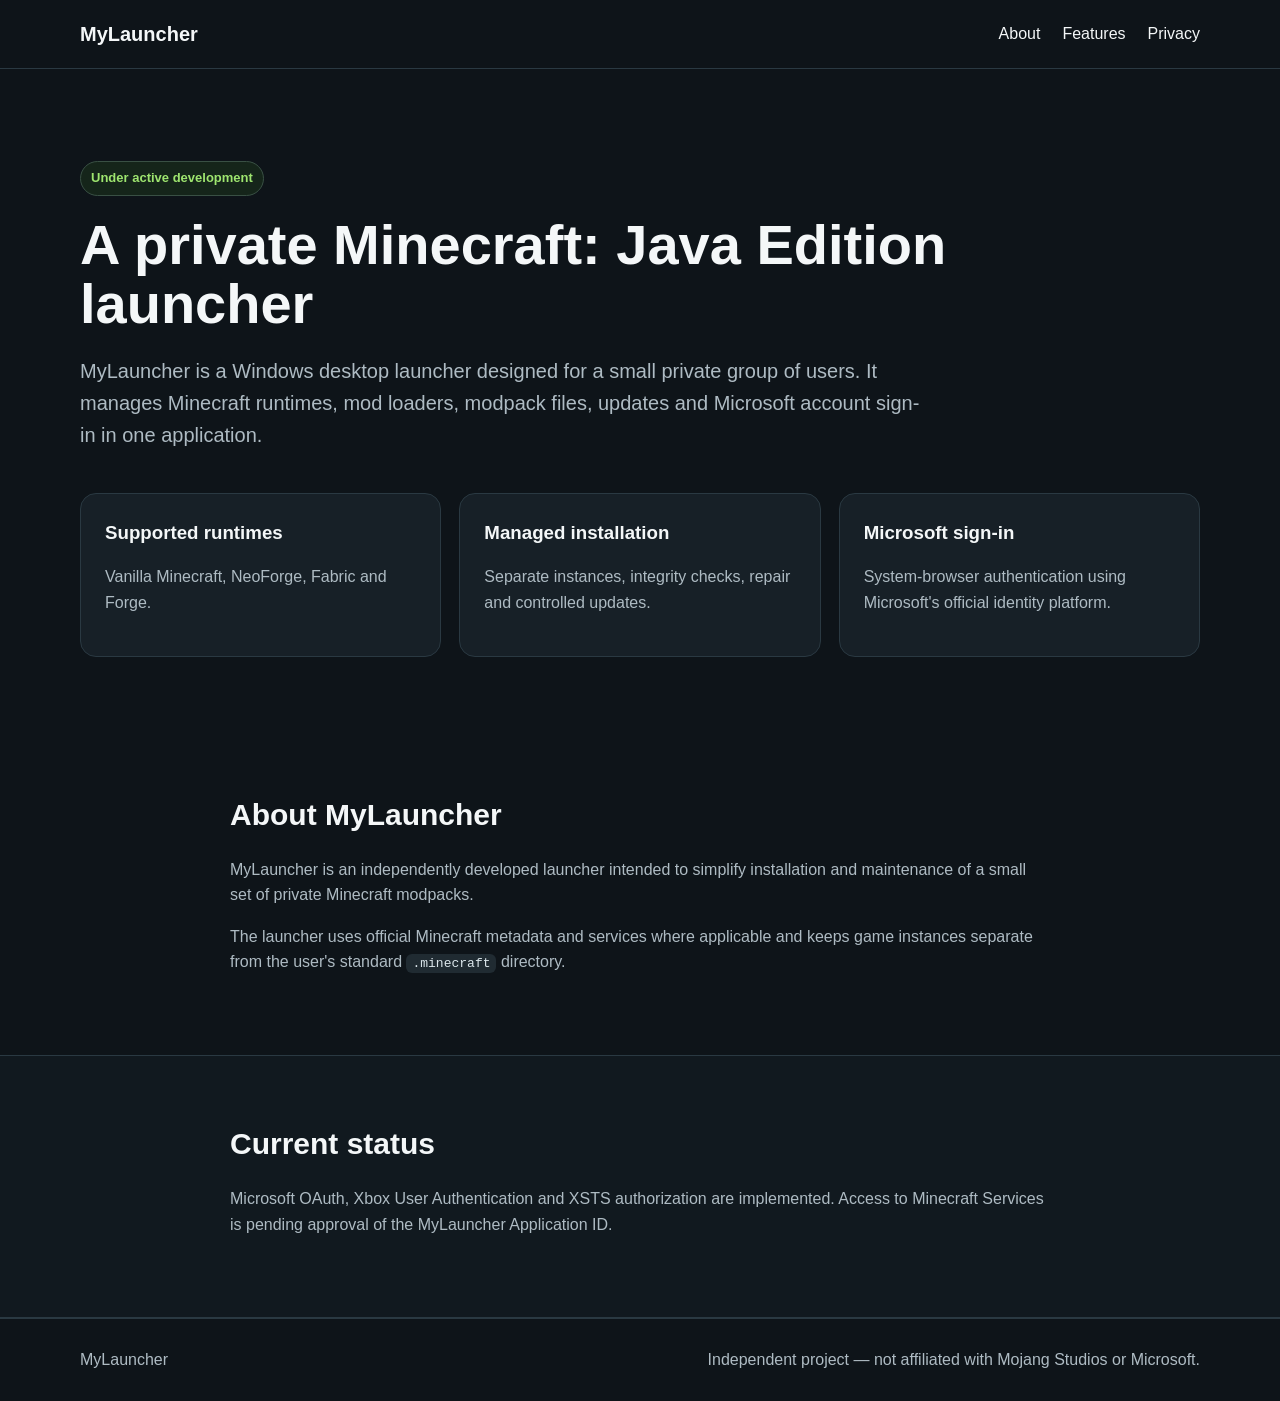
<file: index.html>
<!doctype html>
<html lang="en">
<head>
  <meta charset="utf-8">
  <meta name="viewport" content="width=device-width, initial-scale=1">
  <title>MyLauncher — Private Minecraft Launcher</title>
  <meta name="description" content="MyLauncher is an independent Windows desktop launcher for Minecraft: Java Edition, currently under active development.">
  <link rel="stylesheet" href="styles.css">
</head>
<body>
  <header class="topbar"><div class="container nav"><div class="brand">MyLauncher</div><nav><a href="#about">About</a><a href="#features">Features</a><a href="privacy.html">Privacy</a></nav></div></header>
  <main>
    <section class="hero container">
      <div class="badge">Under active development</div>
      <h1>A private Minecraft: Java Edition launcher</h1>
      <p class="lead">MyLauncher is a Windows desktop launcher designed for a small private group of users. It manages Minecraft runtimes, mod loaders, modpack files, updates and Microsoft account sign-in in one application.</p>
      <div class="cards" id="features">
        <article class="card"><h3>Supported runtimes</h3><p>Vanilla Minecraft, NeoForge, Fabric and Forge.</p></article>
        <article class="card"><h3>Managed installation</h3><p>Separate instances, integrity checks, repair and controlled updates.</p></article>
        <article class="card"><h3>Microsoft sign-in</h3><p>System-browser authentication using Microsoft's official identity platform.</p></article>
      </div>
    </section>
    <section id="about" class="section"><div class="container narrow"><h2>About MyLauncher</h2><p>MyLauncher is an independently developed launcher intended to simplify installation and maintenance of a small set of private Minecraft modpacks.</p><p>The launcher uses official Minecraft metadata and services where applicable and keeps game instances separate from the user's standard <code>.minecraft</code> directory.</p></div></section>
    <section class="section alt"><div class="container narrow"><h2>Current status</h2><p>Microsoft OAuth, Xbox User Authentication and XSTS authorization are implemented. Access to Minecraft Services is pending approval of the MyLauncher Application ID.</p></div></section>
  </main>
  <footer><div class="container footer"><span>MyLauncher</span><span>Independent project — not affiliated with Mojang Studios or Microsoft.</span></div></footer>
</body>
</html>
</file>
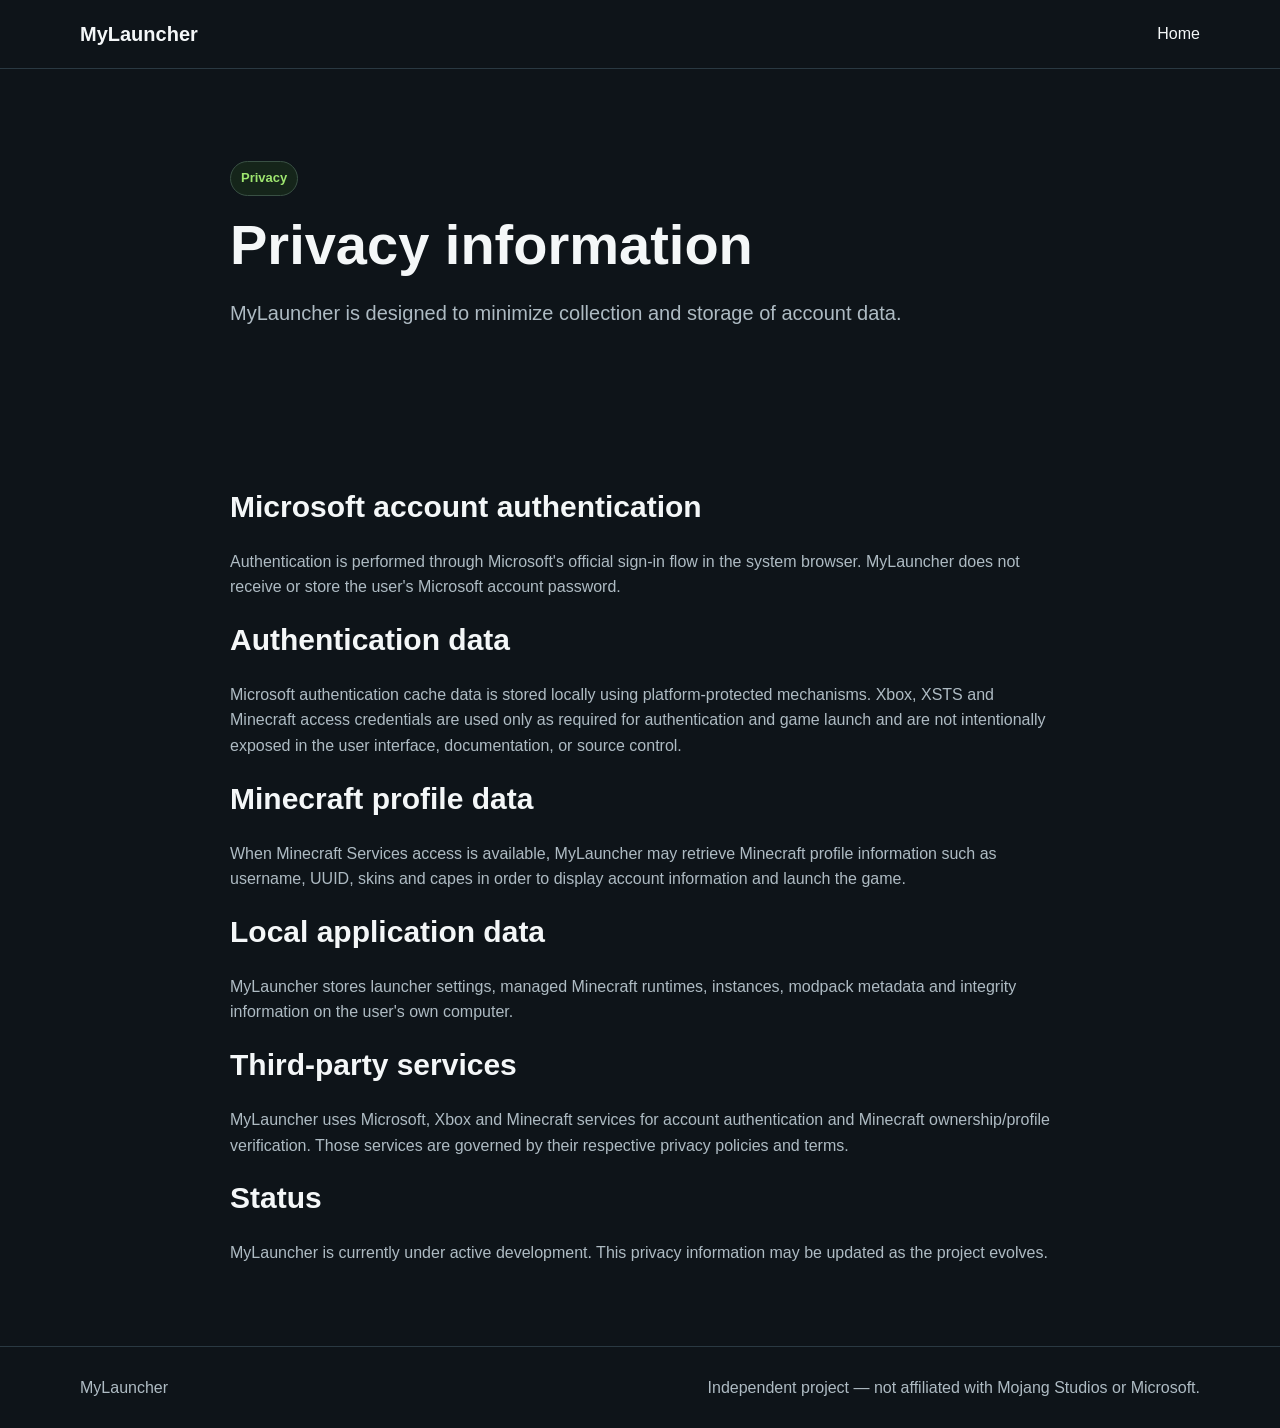
<file: privacy.html>
<!doctype html>
<html lang="en">
<head>
  <meta charset="utf-8">
  <meta name="viewport" content="width=device-width, initial-scale=1">
  <title>Privacy — MyLauncher</title>
  <meta name="description" content="MyLauncher privacy information.">
  <link rel="stylesheet" href="styles.css">
</head>
<body>
  <header class="topbar"><div class="container nav"><a class="brand" href="index.html">MyLauncher</a><nav><a href="index.html">Home</a></nav></div></header>
  <main>
    <section class="hero container narrow"><div class="badge">Privacy</div><h1>Privacy information</h1><p class="lead">MyLauncher is designed to minimize collection and storage of account data.</p></section>
    <section class="section"><div class="container narrow">
      <h2>Microsoft account authentication</h2><p>Authentication is performed through Microsoft's official sign-in flow in the system browser. MyLauncher does not receive or store the user's Microsoft account password.</p>
      <h2>Authentication data</h2><p>Microsoft authentication cache data is stored locally using platform-protected mechanisms. Xbox, XSTS and Minecraft access credentials are used only as required for authentication and game launch and are not intentionally exposed in the user interface, documentation, or source control.</p>
      <h2>Minecraft profile data</h2><p>When Minecraft Services access is available, MyLauncher may retrieve Minecraft profile information such as username, UUID, skins and capes in order to display account information and launch the game.</p>
      <h2>Local application data</h2><p>MyLauncher stores launcher settings, managed Minecraft runtimes, instances, modpack metadata and integrity information on the user's own computer.</p>
      <h2>Third-party services</h2><p>MyLauncher uses Microsoft, Xbox and Minecraft services for account authentication and Minecraft ownership/profile verification. Those services are governed by their respective privacy policies and terms.</p>
      <h2>Status</h2><p>MyLauncher is currently under active development. This privacy information may be updated as the project evolves.</p>
    </div></section>
  </main>
  <footer><div class="container footer"><span>MyLauncher</span><span>Independent project — not affiliated with Mojang Studios or Microsoft.</span></div></footer>
</body>
</html>
</file>
<file: styles.css>
*{box-sizing:border-box}body{margin:0;font-family:Segoe UI,Arial,sans-serif;background:#0e1419;color:#f4f7f8;line-height:1.6}a{color:#f4f7f8;text-decoration:none}.container{width:min(1120px,calc(100% - 40px));margin:0 auto}.narrow{width:min(820px,calc(100% - 40px))}.topbar{background:#0e1419;border-bottom:1px solid #2a3942}.nav{height:68px;display:flex;align-items:center;justify-content:space-between}.brand{font-weight:800;font-size:20px}nav{display:flex;gap:22px}.hero{padding:92px 0 70px}.badge{display:inline-block;padding:6px 10px;border:1px solid #395044;border-radius:999px;color:#9ee56f;background:#15251a;font-size:13px;font-weight:700}h1{font-size:56px;line-height:1.05;margin:20px 0 22px;max-width:900px}h2{font-size:30px;margin:0 0 18px}h3{margin:0 0 10px}.lead{font-size:20px;color:#aebbc3;max-width:850px}.cards{display:grid;grid-template-columns:repeat(3,1fr);gap:18px;margin-top:42px}.card{padding:24px;border:1px solid #2a3942;border-radius:16px;background:#172027}.card p,.section p{color:#aebbc3}.section{padding:64px 0}.alt{background:#11191f;border-top:1px solid #2a3942;border-bottom:1px solid #2a3942}code{padding:2px 6px;border-radius:6px;background:#202b32;color:#dbe6eb}footer{border-top:1px solid #2a3942;padding:28px 0;color:#aebbc3}.footer{display:flex;justify-content:space-between;gap:20px;flex-wrap:wrap}@media(max-width:800px){.cards{grid-template-columns:1fr}.hero{padding-top:64px}h1{font-size:42px}}
</file>
